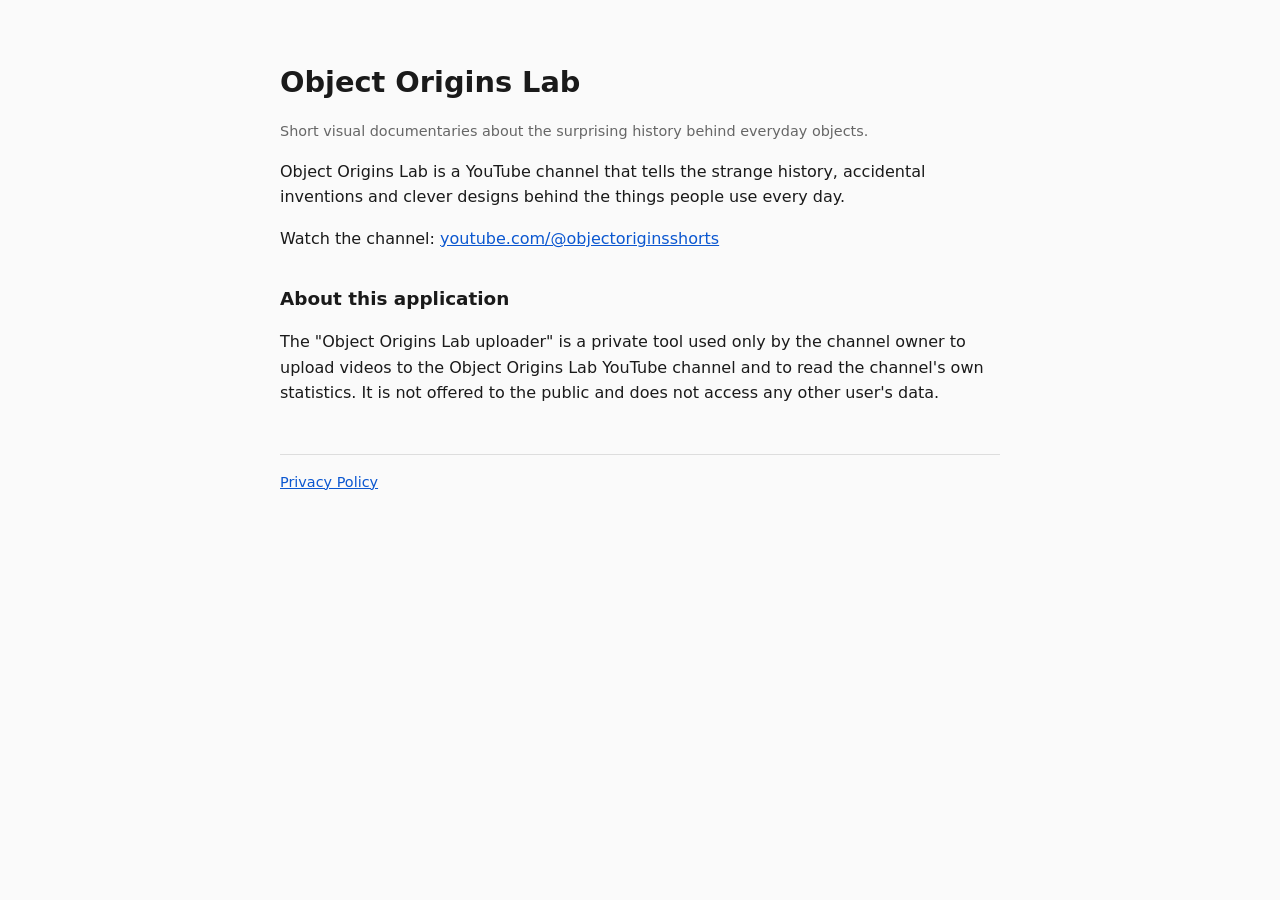
<file: index.html>
<!doctype html>
<html lang="en">
<head>
<meta charset="utf-8">
<meta name="viewport" content="width=device-width, initial-scale=1">
<title>Object Origins Lab</title>
<link rel="stylesheet" href="style.css">
</head>
<body>
<h1>Object Origins Lab</h1>
<p class="muted">Short visual documentaries about the surprising history behind everyday objects.</p>

<p>Object Origins Lab is a YouTube channel that tells the strange history, accidental inventions
and clever designs behind the things people use every day.</p>

<p>Watch the channel: <a href="https://www.youtube.com/@objectoriginsshorts">youtube.com/@objectoriginsshorts</a></p>

<h2>About this application</h2>
<p>The "Object Origins Lab uploader" is a private tool used only by the channel owner to upload
videos to the Object Origins Lab YouTube channel and to read the channel's own statistics.
It is not offered to the public and does not access any other user's data.</p>

<footer>
<a href="privacy.html">Privacy Policy</a>
</footer>
</body>
</html>
</file>
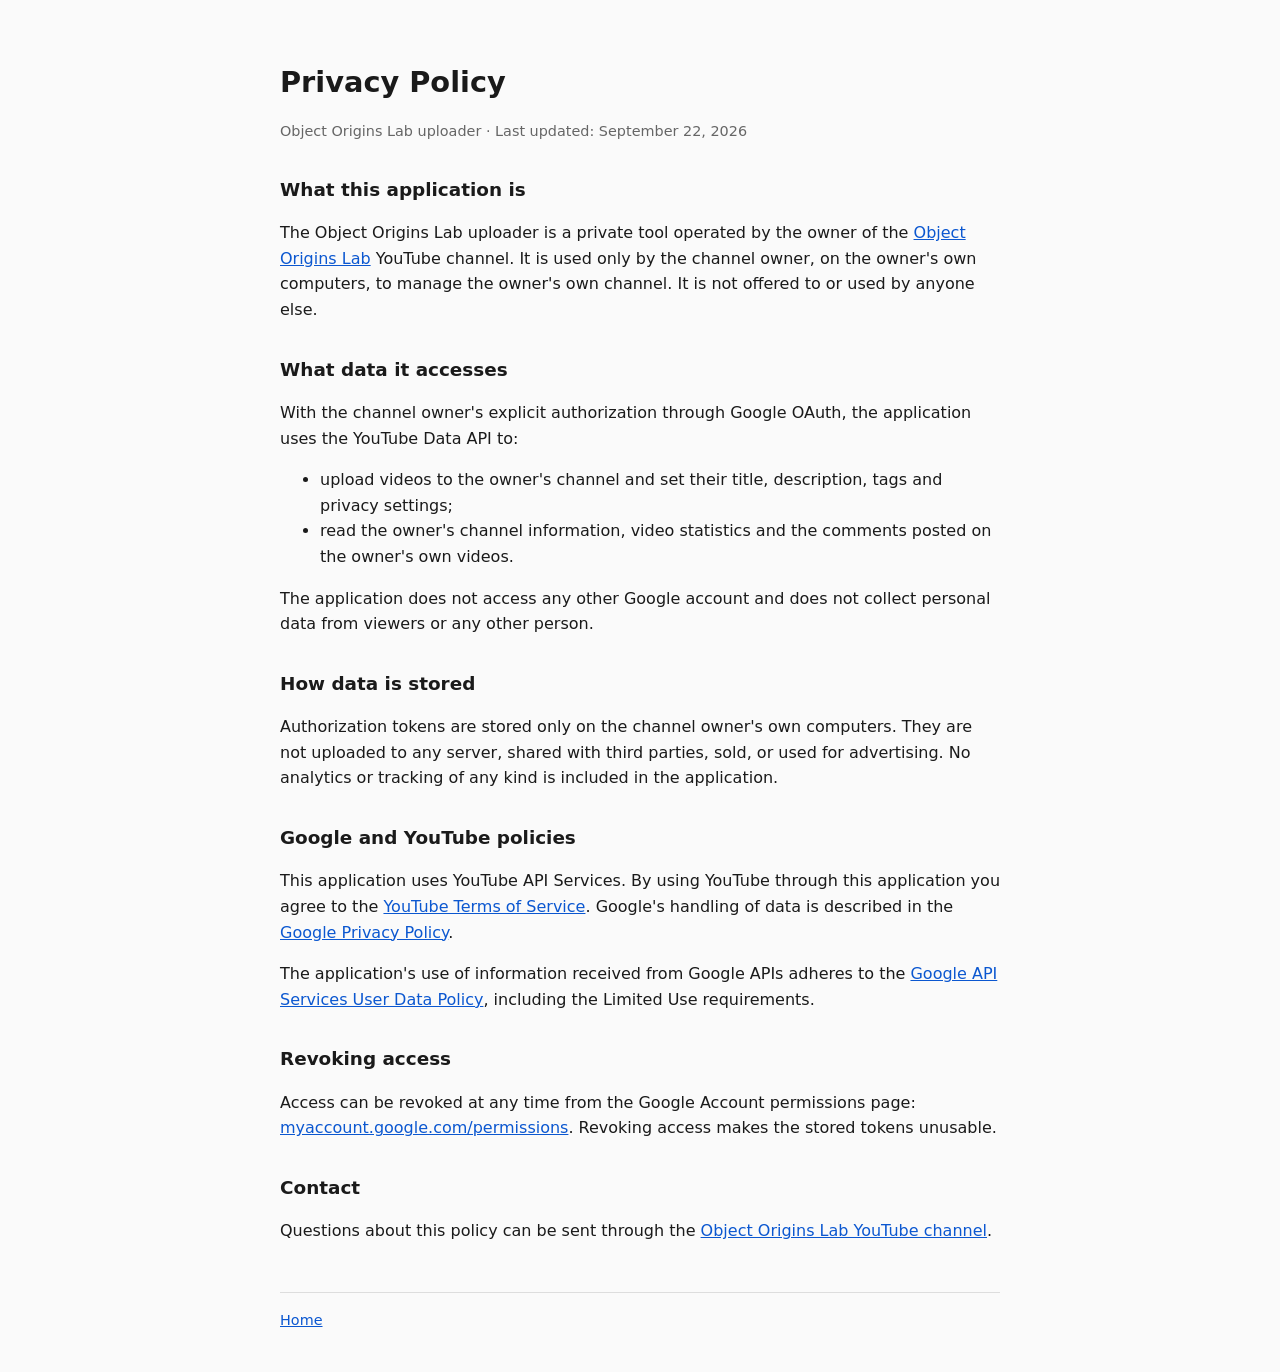
<file: privacy.html>
<!doctype html>
<html lang="en">
<head>
<meta charset="utf-8">
<meta name="viewport" content="width=device-width, initial-scale=1">
<title>Privacy Policy – Object Origins Lab</title>
<link rel="stylesheet" href="style.css">
</head>
<body>
<h1>Privacy Policy</h1>
<p class="muted">Object Origins Lab uploader · Last updated: September 22, 2026</p>

<h2>What this application is</h2>
<p>The Object Origins Lab uploader is a private tool operated by the owner of the
<a href="https://www.youtube.com/@objectoriginsshorts">Object Origins Lab</a> YouTube channel.
It is used only by the channel owner, on the owner's own computers, to manage the owner's own channel.
It is not offered to or used by anyone else.</p>

<h2>What data it accesses</h2>
<p>With the channel owner's explicit authorization through Google OAuth, the application uses the
YouTube Data API to:</p>
<ul>
<li>upload videos to the owner's channel and set their title, description, tags and privacy settings;</li>
<li>read the owner's channel information, video statistics and the comments posted on the owner's own videos.</li>
</ul>
<p>The application does not access any other Google account and does not collect personal data
from viewers or any other person.</p>

<h2>How data is stored</h2>
<p>Authorization tokens are stored only on the channel owner's own computers. They are not uploaded
to any server, shared with third parties, sold, or used for advertising. No analytics or tracking
of any kind is included in the application.</p>

<h2>Google and YouTube policies</h2>
<p>This application uses YouTube API Services. By using YouTube through this application you agree to the
<a href="https://www.youtube.com/t/terms">YouTube Terms of Service</a>. Google's handling of data is described in the
<a href="https://policies.google.com/privacy">Google Privacy Policy</a>.</p>
<p>The application's use of information received from Google APIs adheres to the
<a href="https://developers.google.com/terms/api-services-user-data-policy">Google API Services User Data Policy</a>,
including the Limited Use requirements.</p>

<h2>Revoking access</h2>
<p>Access can be revoked at any time from the Google Account permissions page:
<a href="https://myaccount.google.com/permissions">myaccount.google.com/permissions</a>.
Revoking access makes the stored tokens unusable.</p>

<h2>Contact</h2>
<p>Questions about this policy can be sent through the
<a href="https://www.youtube.com/@objectoriginsshorts">Object Origins Lab YouTube channel</a>.</p>

<footer><a href="index.html">Home</a></footer>
</body>
</html>
</file>
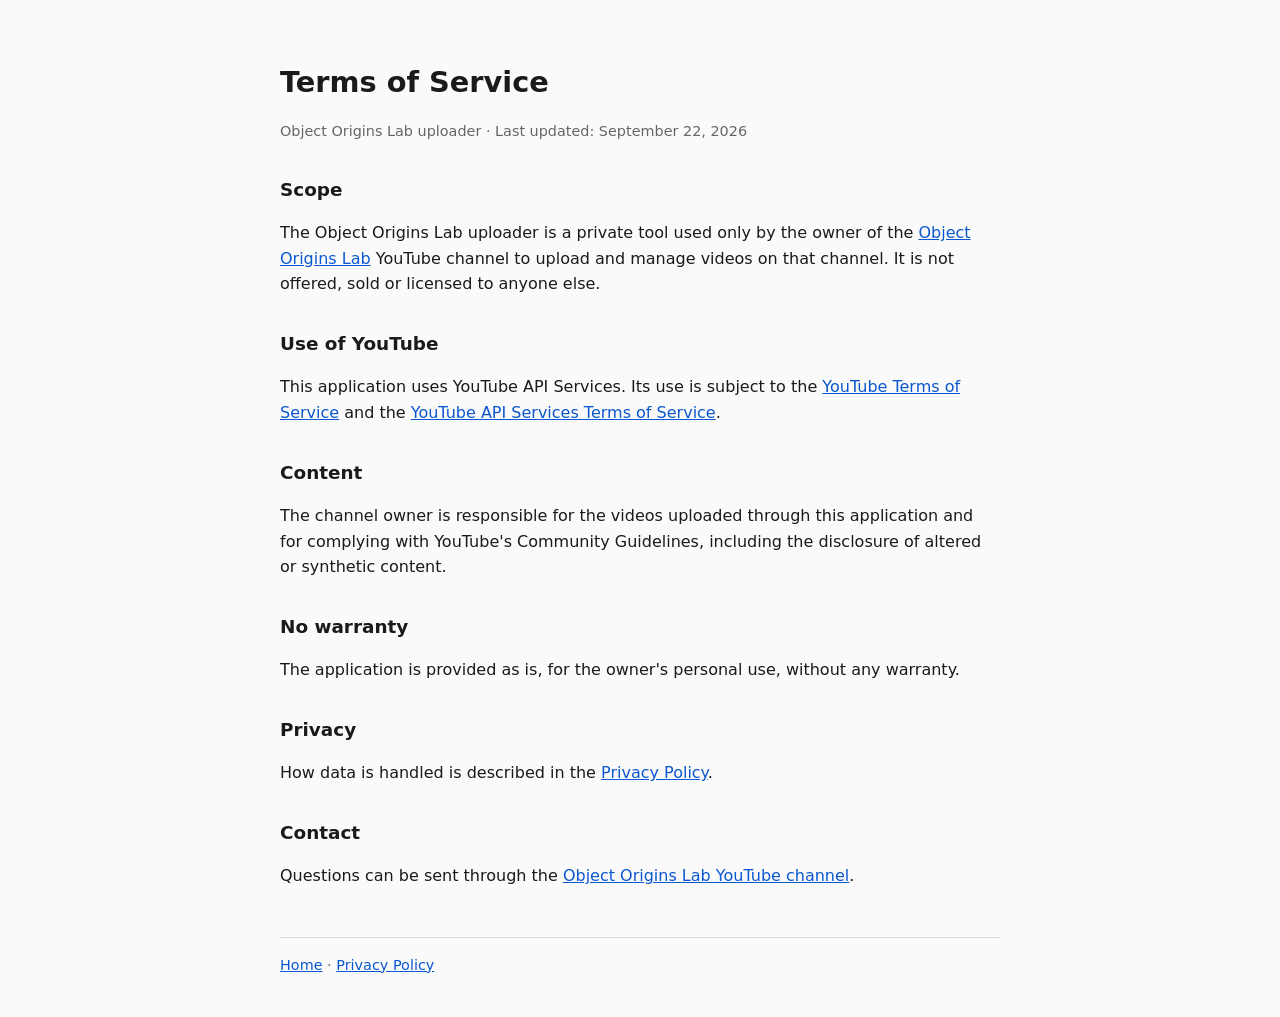
<file: terms.html>
<!doctype html>
<html lang="en">
<head>
<meta charset="utf-8">
<meta name="viewport" content="width=device-width, initial-scale=1">
<title>Terms of Service – Object Origins Lab</title>
<link rel="stylesheet" href="style.css">
</head>
<body>
<h1>Terms of Service</h1>
<p class="muted">Object Origins Lab uploader · Last updated: September 22, 2026</p>

<h2>Scope</h2>
<p>The Object Origins Lab uploader is a private tool used only by the owner of the
<a href="https://www.youtube.com/@objectoriginsshorts">Object Origins Lab</a> YouTube channel to upload
and manage videos on that channel. It is not offered, sold or licensed to anyone else.</p>

<h2>Use of YouTube</h2>
<p>This application uses YouTube API Services. Its use is subject to the
<a href="https://www.youtube.com/t/terms">YouTube Terms of Service</a> and the
<a href="https://developers.google.com/youtube/terms/api-services-terms-of-service">YouTube API Services Terms of Service</a>.</p>

<h2>Content</h2>
<p>The channel owner is responsible for the videos uploaded through this application and for complying
with YouTube's Community Guidelines, including the disclosure of altered or synthetic content.</p>

<h2>No warranty</h2>
<p>The application is provided as is, for the owner's personal use, without any warranty.</p>

<h2>Privacy</h2>
<p>How data is handled is described in the <a href="privacy.html">Privacy Policy</a>.</p>

<h2>Contact</h2>
<p>Questions can be sent through the
<a href="https://www.youtube.com/@objectoriginsshorts">Object Origins Lab YouTube channel</a>.</p>

<footer><a href="index.html">Home</a> · <a href="privacy.html">Privacy Policy</a></footer>
</body>
</html>
</file>
<file: style.css>
body{font-family:system-ui,-apple-system,"Segoe UI",Roboto,sans-serif;max-width:720px;margin:0 auto;padding:40px 20px;line-height:1.6;color:#1a1a1a;background:#fafafa}
h1{font-size:1.8rem;margin-bottom:.2rem}h2{font-size:1.15rem;margin-top:2rem}
.muted{color:#666;font-size:.9rem}a{color:#0b57d0}
footer{margin-top:3rem;padding-top:1rem;border-top:1px solid #ddd;font-size:.9rem;color:#666}
</file>
